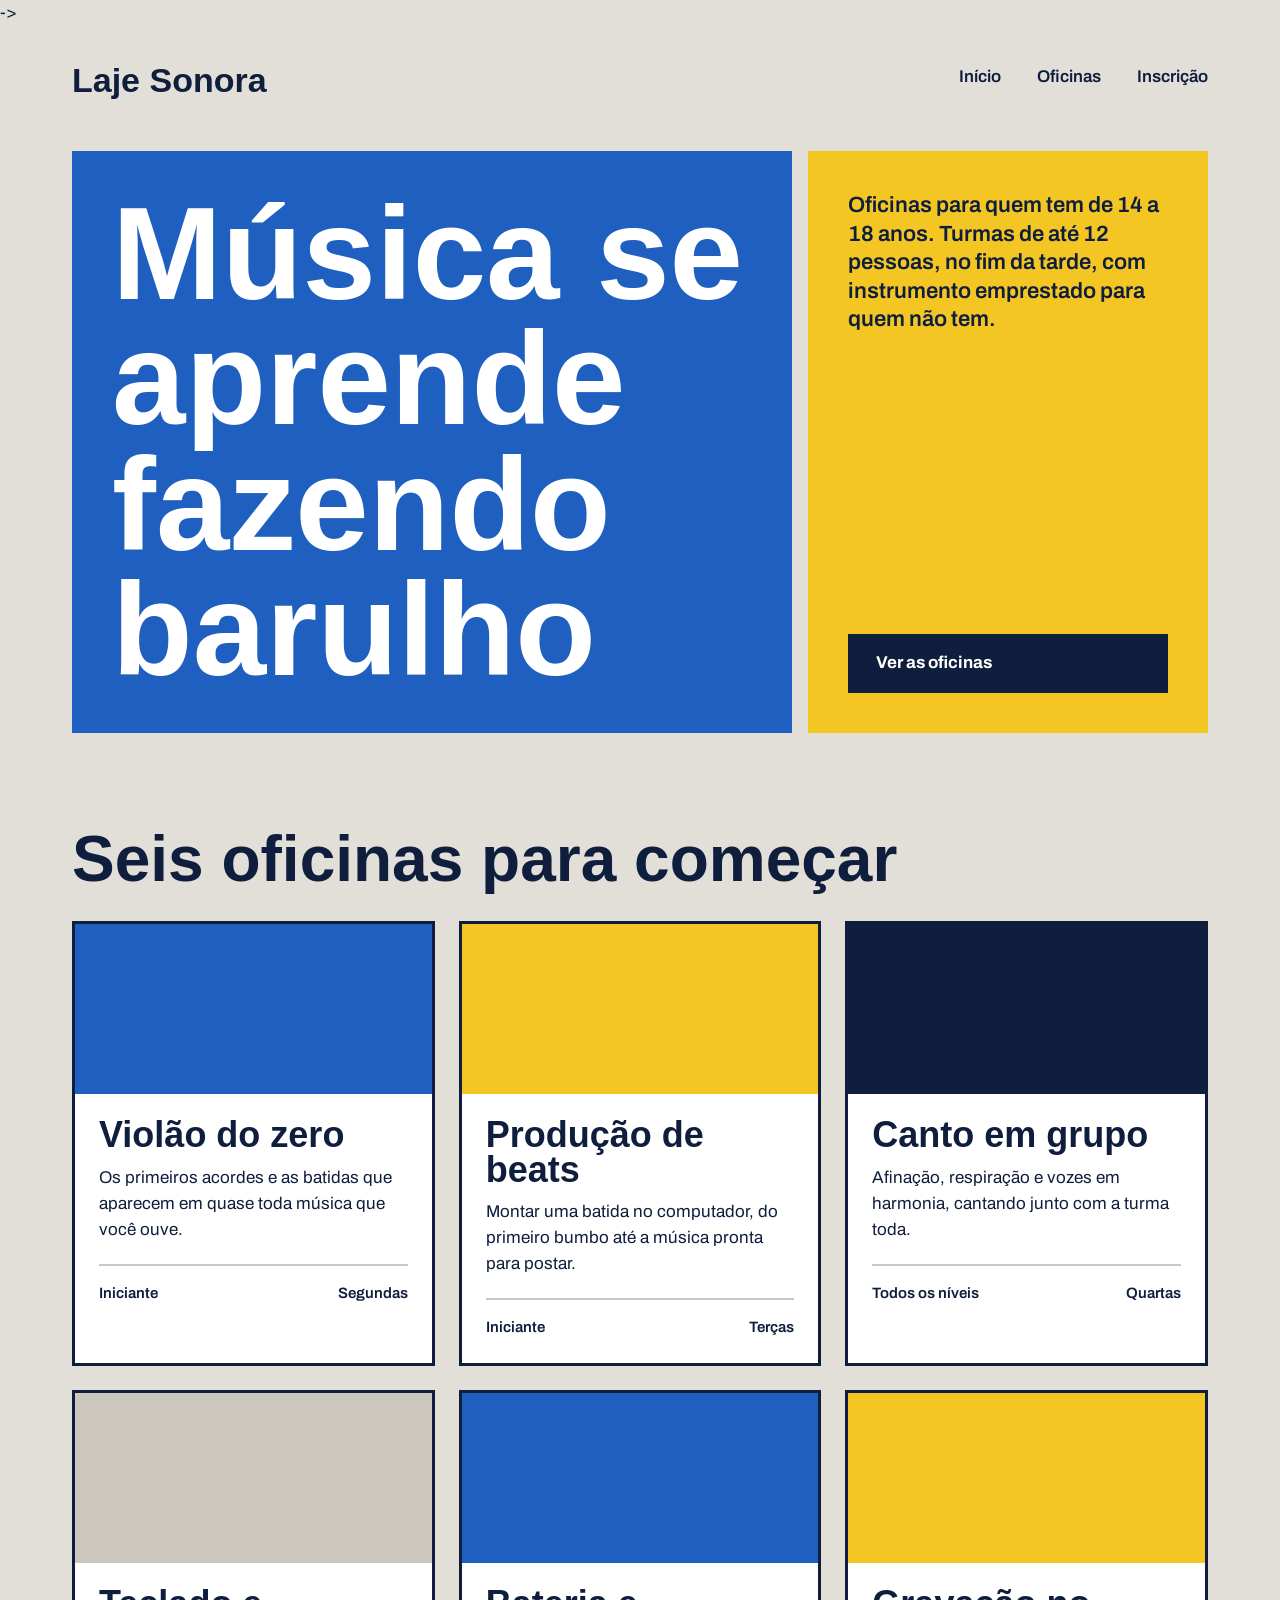
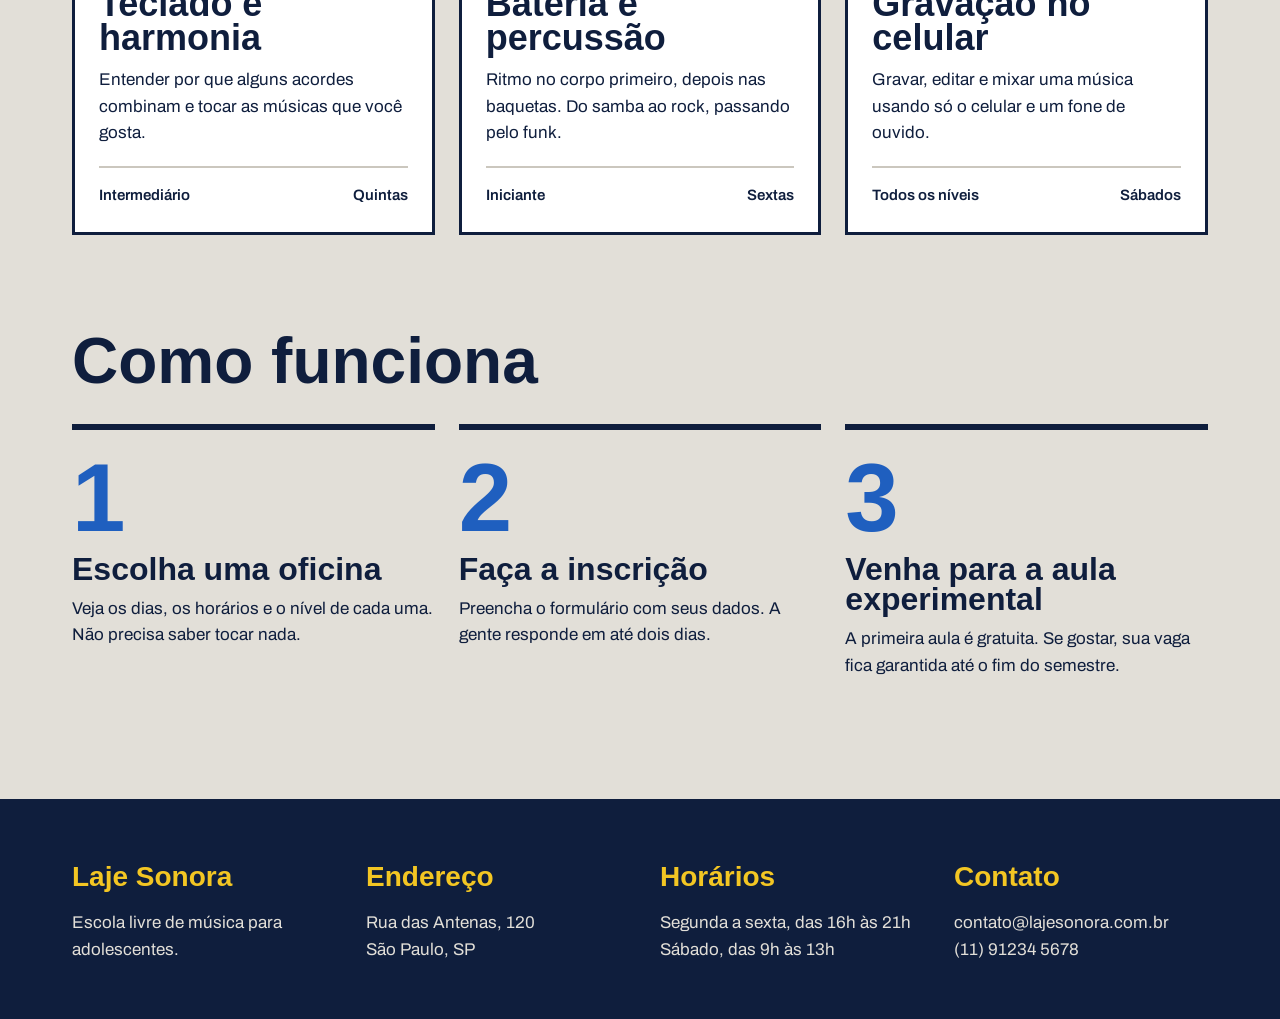
<file: index.html>
<!DOCTYPE html>
<html lang="pt-BR">
<head>
  <meta charset="UTF-8">
  <meta name="viewport" content="width=device-width, initial-scale=1.0">
  <title>Laje Sonora | Início</title>

  
  <link rel="preconnect" href="https://fonts.googleapis.com">
  <link rel="preconnect" href="https://fonts.gstatic.com" crossorigin>
  <link href="https://fonts.googleapis.com/css2?family=Archivo:ital,wght@0,100..900;1,100..900&family=Big+Shoulders+Display:wght@100..900&display=swap" rel="stylesheet">

  ->
  <link rel="stylesheet" href="index.css">
</head>
<body>

  
  <header class="conteudo topo">
    <a class="logo" href="index.html">Laje Sonora</a>
    <nav class="menu">
      <a href="index.html" class="atual">Início</a>
      <a href="oficinas.html">Oficinas</a>
      <a href="inscricao.html">Inscrição</a>
    </nav>
  </header>

  <main>

    <section class="conteudo cartazes">
      <div class="cartaz cartaz-principal">
        <h1>Música se aprende fazendo barulho</h1>
      </div>
      <div class="cartaz cartaz-lateral">
        <p>Oficinas para quem tem de 14 a 18 anos. Turmas de até 12 pessoas, no fim da tarde, com instrumento emprestado para quem não tem.</p>
        <a class="botao" href="oficinas.html">Ver as oficinas</a>
      </div>
    </section>

    
    <section class="conteudo secao">
      <h2 class="titulo-secao">Seis oficinas para começar</h2>
      <div class="cards">
        
        <article class="card">
          <div class="foto foto-azul"></div>
          <div class="card-texto">
            <h3>Violão do zero</h3>
            <p>Os primeiros acordes e as batidas que aparecem em quase toda música que você ouve.</p>
            <div class="card-info">
              <span>Iniciante</span>
              <span>Segundas</span>
            </div>
          </div>
        </article>

        <article class="card">
          <div class="foto foto-amarela"></div>
          <div class="card-texto">
            <h3>Produção de beats</h3>
            <p>Montar uma batida no computador, do primeiro bumbo até a música pronta para postar.</p>
            <div class="card-info">
              <span>Iniciante</span>
              <span>Terças</span>
            </div>
          </div>
        </article>

        <article class="card">
          <div class="foto foto-tinta"></div>
          <div class="card-texto">
            <h3>Canto em grupo</h3>
            <p>Afinação, respiração e vozes em harmonia, cantando junto com a turma toda.</p>
            <div class="card-info">
              <span>Todos os níveis</span>
              <span>Quartas</span>
            </div>
          </div>
        </article>

        <article class="card">
          <div class="foto"></div>
          <div class="card-texto">
            <h3>Teclado e harmonia</h3>
            <p>Entender por que alguns acordes combinam e tocar as músicas que você gosta.</p>
            <div class="card-info">
              <span>Intermediário</span>
              <span>Quintas</span>
            </div>
          </div>
        </article>

        <article class="card">
          <div class="foto foto-azul"></div>
          <div class="card-texto">
            <h3>Bateria e percussão</h3>
            <p>Ritmo no corpo primeiro, depois nas baquetas. Do samba ao rock, passando pelo funk.</p>
            <div class="card-info">
              <span>Iniciante</span>
              <span>Sextas</span>
            </div>
          </div>
        </article>

        <article class="card">
          <div class="foto foto-amarela"></div>
          <div class="card-texto">
            <h3>Gravação no celular</h3>
            <p>Gravar, editar e mixar uma música usando só o celular e um fone de ouvido.</p>
            <div class="card-info">
              <span>Todos os níveis</span>
              <span>Sábados</span>
            </div>
          </div>
        </article>

      </div>
    </section>

   
    <section class="conteudo secao">
      <h2 class="titulo-secao">Como funciona</h2>
      <div class="passos">
        
        <div class="passo">
          <p class="passo-numero">1</p>
          <h3>Escolha uma oficina</h3>
          <p>Veja os dias, os horários e o nível de cada uma. Não precisa saber tocar nada.</p>
        </div>

        <div class="passo">
          <p class="passo-numero">2</p>
          <h3>Faça a inscrição</h3>
          <p>Preencha o formulário com seus dados. A gente responde em até dois dias.</p>
        </div>

        <div class="passo">
          <p class="passo-numero">3</p>
          <h3>Venha para a aula experimental</h3>
          <p>A primeira aula é gratuita. Se gostar, sua vaga fica garantida até o fim do semestre.</p>
        </div>

      </div>
    </section>

  </main>


  <footer class="rodape">
    <div class="conteudo rodape-colunas">
      
      <div class="rodape-coluna">
        <h4>Laje Sonora</h4>
        <p>Escola livre de música para adolescentes.</p>
      </div>

      <div class="rodape-coluna">
        <h4>Endereço</h4>
        <p>Rua das Antenas, 120<br>São Paulo, SP</p>
      </div>

      <div class="rodape-coluna">
        <h4>Horários</h4>
        <p>Segunda a sexta, das 16h às 21h<br>Sábado, das 9h às 13h</p>
      </div>

      <div class="rodape-coluna">
        <h4>Contato</h4>
        <p>contato@lajesonora.com.br<br>(11) 91234 5678</p>
      </div>

    </div>
  </footer>

</body>
</html>
</file>
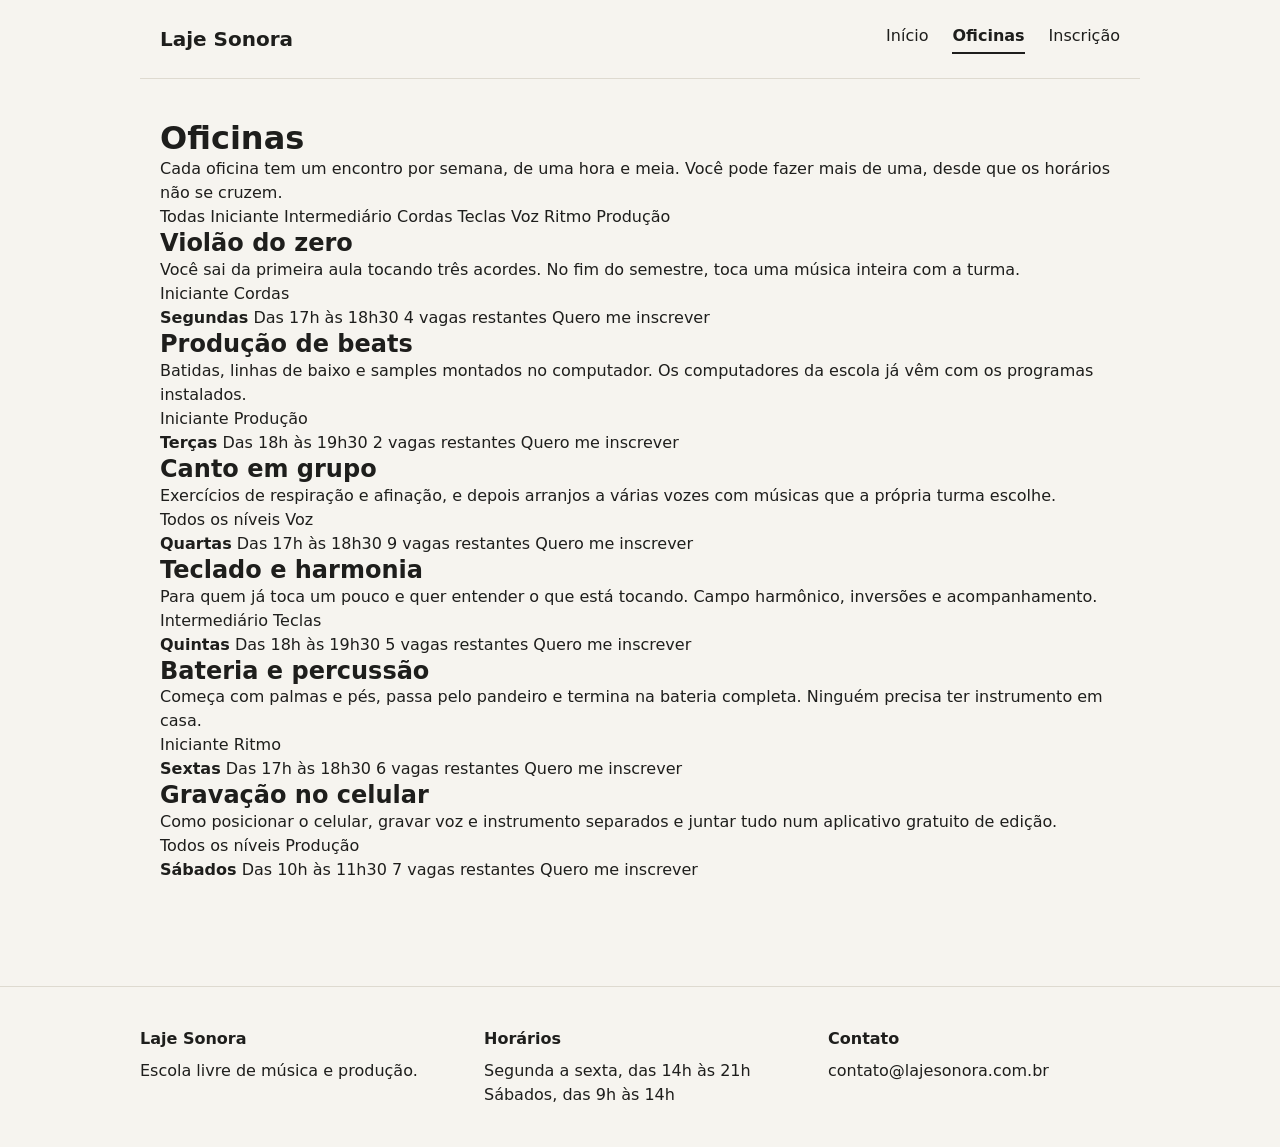
<file: oficinas.html>
<!DOCTYPE html>
<html lang="pt-BR">
<head>
  <meta charset="UTF-8">
  <meta name="viewport" content="width=device-width, initial-scale=1.0">
  <title>Laje Sonora | Oficinas</title>
  <link rel="stylesheet" href="oficinas.css">
</head>
<body>

  <header class="topo">
    <a href="index.html" class="logo">Laje Sonora</a>
    <nav class="menu">
      <a href="index.html">Início</a>
      <a href="oficinas.html" class="atual">Oficinas</a>
      <a href="inscricao.html">Inscrição</a>
    </nav>
  </header>

  <main class="conteudo">
    <h1 class="titulo-pagina">Oficinas</h1>
    <p class="subtitulo-pagina">Cada oficina tem um encontro por semana, de uma hora e meia. Você pode fazer mais de uma, desde que os horários não se cruzem.</p>

    <div class="filtros">
      <span class="filtro ativo">Todas</span>
      <span class="filtro">Iniciante</span>
      <span class="filtro">Intermediário</span>
      <span class="filtro">Cordas</span>
      <span class="filtro">Teclas</span>
      <span class="filtro">Voz</span>
      <span class="filtro">Ritmo</span>
      <span class="filtro">Produção</span>
    </div>

    <div class="lista">
      <article class="oficina">
        <div class="foto foto-azul"></div>
        <div class="oficina-texto">
          <h2>Violão do zero</h2>
          <p>Você sai da primeira aula tocando três acordes. No fim do semestre, toca uma música inteira com a turma.</p>
          <div class="etiquetas">
            <span class="etiqueta">Iniciante</span>
            <span class="etiqueta">Cordas</span>
          </div>
        </div>
        <div class="oficina-detalhes">
          <strong>Segundas</strong>
          <span>Das 17h às 18h30</span>
          <span>4 vagas restantes</span>
          <a href="inscricao.html">Quero me inscrever</a>
        </div>
      </article>

      <article class="oficina">
        <div class="foto foto-amarela"></div>
        <div class="oficina-texto">
          <h2>Produção de beats</h2>
          <p>Batidas, linhas de baixo e samples montados no computador. Os computadores da escola já vêm com os programas instalados.</p>
          <div class="etiquetas">
            <span class="etiqueta">Iniciante</span>
            <span class="etiqueta">Produção</span>
          </div>
        </div>
        <div class="oficina-detalhes">
          <strong>Terças</strong>
          <span>Das 18h às 19h30</span>
          <span>2 vagas restantes</span>
          <a href="inscricao.html">Quero me inscrever</a>
        </div>
      </article>

      <article class="oficina">
        <div class="foto foto-tinta"></div>
        <div class="oficina-texto">
          <h2>Canto em grupo</h2>
          <p>Exercícios de respiração e afinação, e depois arranjos a várias vozes com músicas que a própria turma escolhe.</p>
          <div class="etiquetas">
            <span class="etiqueta">Todos os níveis</span>
            <span class="etiqueta">Voz</span>
          </div>
        </div>
        <div class="oficina-detalhes">
          <strong>Quartas</strong>
          <span>Das 17h às 18h30</span>
          <span>9 vagas restantes</span>
          <a href="inscricao.html">Quero me inscrever</a>
        </div>
      </article>

      <article class="oficina">
        <div class="foto"></div>
        <div class="oficina-texto">
          <h2>Teclado e harmonia</h2>
          <p>Para quem já toca um pouco e quer entender o que está tocando. Campo harmônico, inversões e acompanhamento.</p>
          <div class="etiquetas">
            <span class="etiqueta">Intermediário</span>
            <span class="etiqueta">Teclas</span>
          </div>
        </div>
        <div class="oficina-detalhes">
          <strong>Quintas</strong>
          <span>Das 18h às 19h30</span>
          <span>5 vagas restantes</span>
          <a href="inscricao.html">Quero me inscrever</a>
        </div>
      </article>

      <article class="oficina">
        <div class="foto foto-azul"></div>
        <div class="oficina-texto">
          <h2>Bateria e percussão</h2>
          <p>Começa com palmas e pés, passa pelo pandeiro e termina na bateria completa. Ninguém precisa ter instrumento em casa.</p>
          <div class="etiquetas">
            <span class="etiqueta">Iniciante</span>
            <span class="etiqueta">Ritmo</span>
          </div>
        </div>
        <div class="oficina-detalhes">
          <strong>Sextas</strong>
          <span>Das 17h às 18h30</span>
          <span>6 vagas restantes</span>
          <a href="inscricao.html">Quero me inscrever</a>
        </div>
      </article>

      <article class="oficina">
        <div class="foto foto-amarela"></div>
        <div class="oficina-texto">
          <h2>Gravação no celular</h2>
          <p>Como posicionar o celular, gravar voz e instrumento separados e juntar tudo num aplicativo gratuito de edição.</p>
          <div class="etiquetas">
            <span class="etiqueta">Todos os níveis</span>
            <span class="etiqueta">Produção</span>
          </div>
        </div>
        <div class="oficina-detalhes">
          <strong>Sábados</strong>
          <span>Das 10h às 11h30</span>
          <span>7 vagas restantes</span>
          <a href="inscricao.html">Quero me inscrever</a>
        </div>
      </article>
    </div>
  </main>

  <footer class="rodape">
    <div class="rodape-colunas">
      <div class="rodape-coluna">
        <h4>Laje Sonora</h4>
        <p>Escola livre de música e produção.</p>
      </div>
      <div class="rodape-coluna">
        <h4>Horários</h4>
        <p>Segunda a sexta, das 14h às 21h<br>Sábados, das 9h às 14h</p>
      </div>
      <div class="rodape-coluna">
        <h4>Contato</h4>
        <p>contato@lajesonora.com.br</p>
      </div>
    </div>
  </footer>

</body>
</html>
</file>
<file: index.css>
* {
  margin: 0;
  padding: 0;
  box-sizing: border-box;
}


:root {
  --concreto: #E2DFD8;
  --concreto-escuro: #CBC7BE;
  --tinta: #0F1E3D;
  --caixa-dagua: #1F5FBF;
  --fita: #F3C623;
  --branco: #FFFFFF;

  --fonte-cartaz: "Big Shoulders", "Arial Narrow", sans-serif;
  --fonte-texto: "Archivo", Arial, sans-serif;
}


body {
  background-color: var(--concreto);
  color: var(--tinta);
  font-family: var(--fonte-texto);
  font-size: 17px;
  line-height: 1.55;
}


a {
  color: inherit;
}


h1, h2, h3 {
  font-family: var(--fonte-cartaz);
  font-weight: 900;
  line-height: 0.95;
}


.conteudo {
  max-width: 1200px;
  margin-inline: auto;
  padding-inline: 32px;
}

 .topo {
padding-block: 28px;
display:flex;
justify-content: space-between;
align-items: center;
}

  .logo {

    font-family: var(--fonte-cartaz);
    font-size: 34px;
    font-weight: 900;
    text-decoration: none;
  }

  .menu {
    display: flex;
    gap: 36px;
  }

  .menu a {
   font-weight: 600;
   text-decoration: none;
   padding-bottom: 4px;
   border-bottom: 4px solid transparent;
  }

  .menu a:hover {
    border-bottom-color: var(--tinta)
  }

  .menu a.atual {
    border-bottom: var(--fita);
  }

  .cartazes {
   margin-top: 16px;
   display: flex;
   gap: 16px;
  }

  .cartaz {
   padding: 40px;
  }

  .cartaz-principal {
    background-color: var(--caixa-dagua);
    color: var(--branco);
    flex: 2;
  }

  .cartaz-principal h1 {
      font-size: 132px;
      max-width: 9ch;
    }

    .cartaz-lateral {
      background-color: var(--fita);
      flex: 1;
      display: flex;
      flex-direction: column;
      justify-content: space-between;
      gap: 32px;
    }

    .cartaz-lateral p {
      font-size: 22px;
      font-weight: 600;
      line-height: 1.3;
    }

    .botao {
      background-color: var(--tinta);
      color: var(--branco);
      font-weight: 700;
      text-decoration: none;
      padding-block: 16px;
      padding-inline: 28px;
      border: none;
      font-family: var(--fonte-texto);
      font-size: 17px;
      cursor: pointer;
    }

    .botao:hover {
      background-color: var(--caixa-dagua);
    }
  .secao {
  margin-top: 96px;
}

.titulo-secao {
  font-size: 64px;
  margin-bottom: 32px;
   }

.cards {
  display: flex;
  flex-wrap: wrap;
  gap: 24px;
   }

.card {
  background-color: #ffffff;
  border: 3px solid var(--tinta);
  flex: 1 1 340px;
   }

.card .foto {
  height: 170px;
   }

.foto {
  background-color: var(--concreto-escuro);
   } 

.foto-azul {
  background-color: var(--caixa-dagua);
   }

.foto-amarela {
  background-color: var(--fita);
   }

.foto-tinta {
  background-color: var(--tinta);
   }

.card-texto {
  padding: 24px;
   }

.card h3 {
  font-size: 36px;
  margin-bottom: 12px;
   } 

.card-info {
  margin-top: 20px;
  padding-top: 16px;
  border-top: 2px solid var(--concreto-escuro);
  font-weight: 600;
  font-size: 15px;
  display: flex;
  justify-content: space-between;
   }
    
   .passos {
  display: flex;
  gap: 24px;
}

.passo {
  border-top: 6px solid var(--tinta);
  padding-top: 20px;
  flex: 1;
}

.passo-numero {
  font-family: var(--fonte-cartaz);
  font-size: 96px;
  font-weight: 900;
  line-height: 1;
  color: var(--caixa-dagua);
}

.passo h3 {
  font-size: 32px;
  margin-block: 8px 12px;
}

.rodape {
  margin-top: 120px;
  background-color: var(--tinta);
  color: var(--concreto);
  padding-top: 56px;
  padding-bottom: 56px;
}

.rodape-colunas {
  display: flex;
  gap: 40px;
}

.rodape-coluna {
  flex: 1;
}

.rodape h4 {
  font-family: var(--fonte-cartaz);
  font-size: 28px;
  color: var(--fita);
  margin-bottom: 12px;
}
</file>
<file: oficinas.css>
:root {
  --fundo: #f6f4ef;
  --tinta: #1e1e1c;
  --azul: #2b59c3;
  --amarelo: #eab308;
  --terracota: #d95d39;
  --borda: #dedad0;
}

* {
  margin: 0;
  padding: 0;
  box-sizing: border-box;
}

body {
  background-color: var(--fundo);
  color: var(--tinta);
  font-family: system-ui, -apple-system, sans-serif;
  line-height: 1.5;
}

a {
  color: inherit;
  text-decoration: none;
}

h1, h2, h3 {
  line-height: 1.2;
}

.conteudo {
  max-width: 1000px;
  margin: 0 auto;
  padding: 40px 20px;
}



.topo {
  max-width: 1000px;
  margin: 0 auto;
  padding: 24px 20px;
  display: flex;
  justify-content: space-between;
  align-items: center;
  border-bottom: 1px solid var(--borda);
}

.logo {
  font-weight: 700;
  font-size: 1.25rem;
}

.menu {
  display: flex;
  gap: 24px;
}

.menu a {
  padding-bottom: 4px;
  border-bottom: 2px solid transparent;
}

.menu a:hover {
  border-bottom-color: var(--tinta);
}

.menu a.atual {
  font-weight: 600;
  border-bottom-color: var(--tinta);
}



.rodape {
  border-top: 1px solid var(--borda);
  margin-top: 64px;
  padding: 40px 20px;
}

.rodape-colunas {
  max-width: 1000px;
  margin: 0 auto;
  display: flex;
  justify-content: space-between;
  gap: 32px;
  flex-wrap: wrap;
}

.rodape-coluna {
  flex: 1;
  min-width: 200px;
}

.rodape h4 {
  margin-bottom: 8px;
}



.foto {
  background-color: var(--terracota);
}

.foto-azul {
  background-color: var(--azul);
}

.foto-amarela {
  background-color: var(--amarelo);
}

.foto-tinta {
  background-color: var(--tinta);
}
</file>
